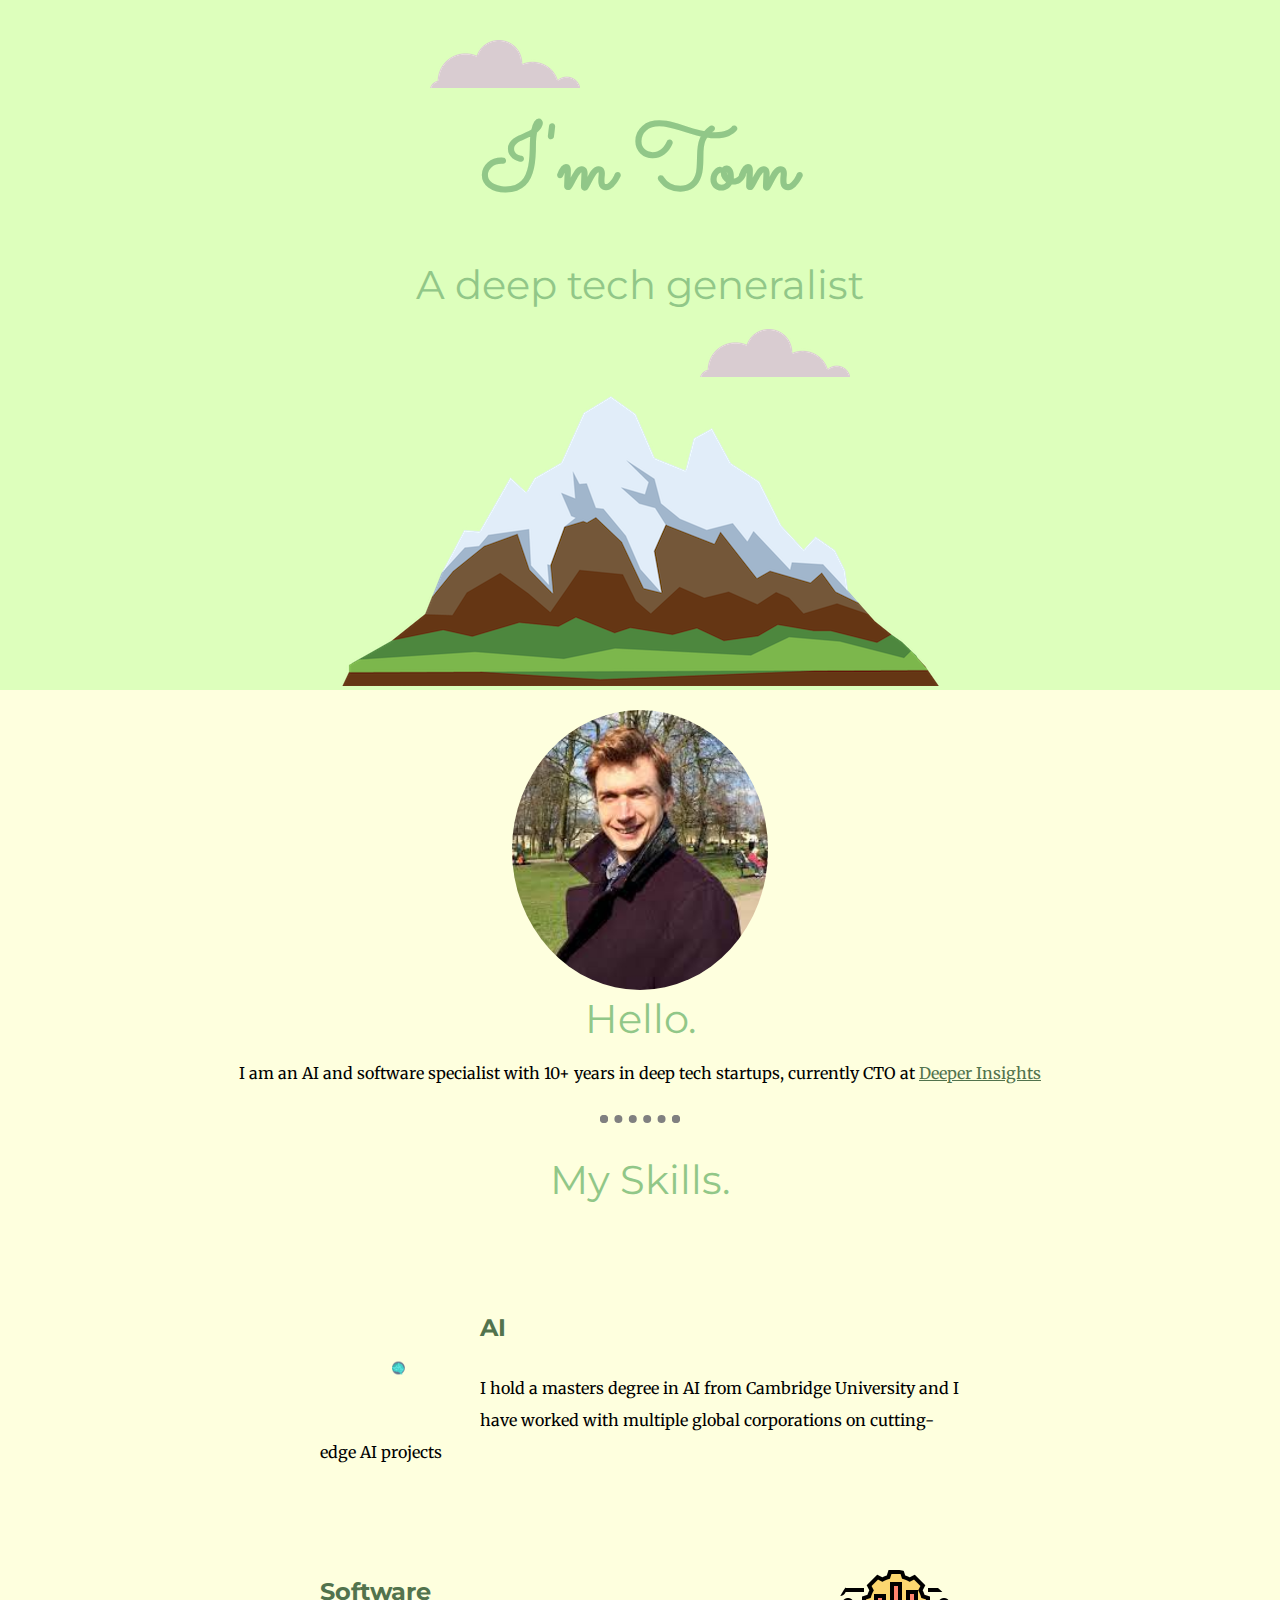
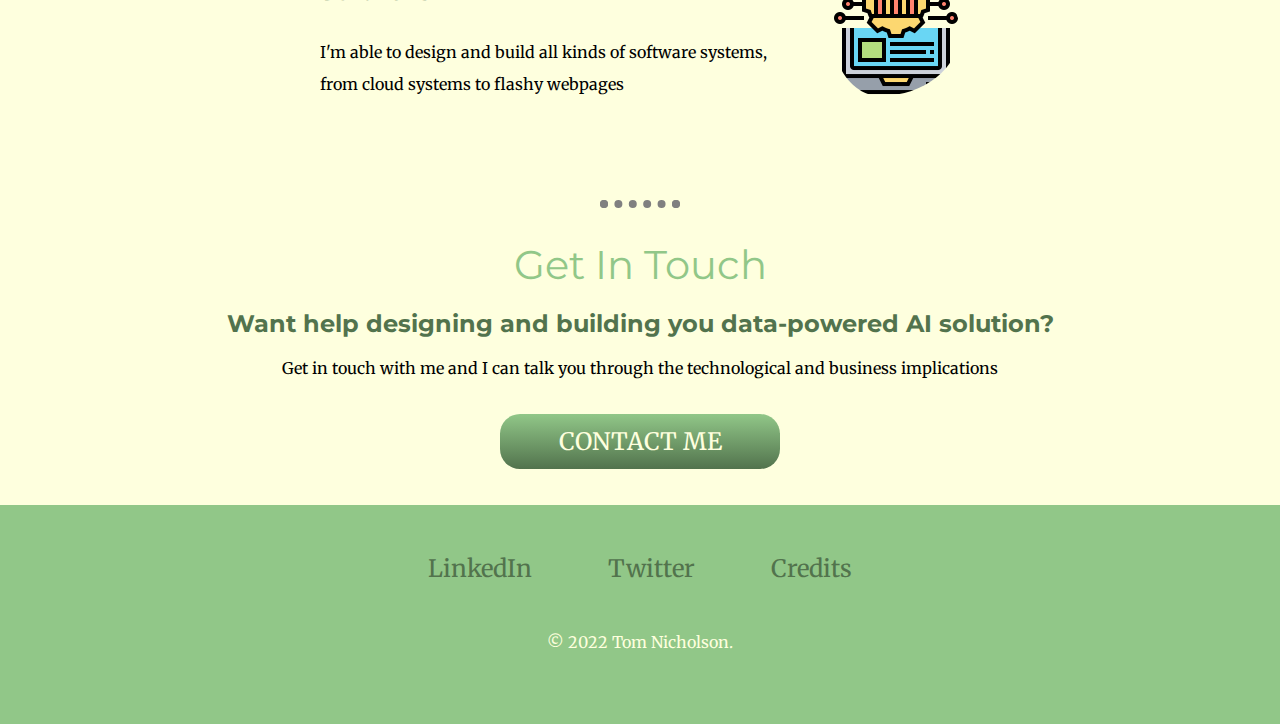
<file: index.html>
<!DOCTYPE html>
<html lang="en">

<head>
    <meta charset="UTF-8">
    <meta http-equiv="X-UA-Compatible" content="IE=edge">
    <meta name="viewport" content="width=device-width, initial-scale=1.0">
    <link rel="stylesheet" href="css/styles.css">
    <link rel="icon" href="favicon.ico">
    <link rel="preconnect" href="https://fonts.googleapis.com">
    <link rel="preconnect" href="https://fonts.gstatic.com" crossorigin>
    <link href="https://fonts.googleapis.com/css2?family=Merriweather&family=Montserrat&family=Sacramento&display=swap"
        rel="stylesheet">
</head>

<body class="body">
    <title>Tom Nicholson</title>
    <div class="top-container">
        <img src="images/cloud.png" alt="cloud-img" class="top-cloud">
        <h1 class="title_heading">I'm Tom</h1>
        <h2>A deep tech generalist</h2>
        <img src="images/cloud.png" alt="cloud-img" class="bottom-cloud">
        <img src="images/mountain.png" alt="mountain-img" class="mountain">
    </div>
    <div class="middle-container">
        <div class="profile">
            <img src="images/selfie.jpeg" alt="tom-nicholson" class="selfie-pic">
            <h2>Hello.</h2>
            <p>I am an AI and software specialist with 10+ years in deep tech startups, currently CTO at <a href="www.deeperinsights.com">Deeper Insights</a></p>
        </div>
        <hr class="horizontal-rule">
        <div class="skills">
            <h2>My Skills.</h2>
            <div class="skill-row">
                <img class="ai-pic" src="images/brain.png" alt="ai-pic">
                <h3 class="skill-text">AI</h3>
                <p class="skill-text">I hold a masters degree in AI from Cambridge University and I have worked with multiple global corporations on cutting-edge AI projects</p>
            </div>
            <div class="skill-row">
                <img class="software-pic" src="images/digital.png" alt="software-pic">
                <h3 class="skill-text">Software</h3>
                <p class="skill-text">I'm able to design and build all kinds of software systems, from cloud systems to flashy webpages</p>
            </div>
        </div>
        <hr class="horizontal-rule">
        <div class="contact-me">
            <h2>Get In Touch</h2>
            <h3>Want help designing and building you data-powered AI solution?</h3>
            <p>Get in touch with me and I can talk you through the technological and business implications</p>
            <a class="btn" href="mailto:tfwnicholson@gmail.com">CONTACT ME</a>
        </div>
    </div>

    <div class="bottom-container">
        <a class="footer-link" href="https://www.linkedin.com/in/tom-nicholson-9048b936">LinkedIn</a>
        <a class="footer-link" href="https://twitter.com/TFWNicholson">Twitter</a>
        <a class="footer-link" href="credits.html">Credits</a>
        <p class="copyright">© 2022 Tom Nicholson.</p>
    </div>
</body>

</html>
</file>
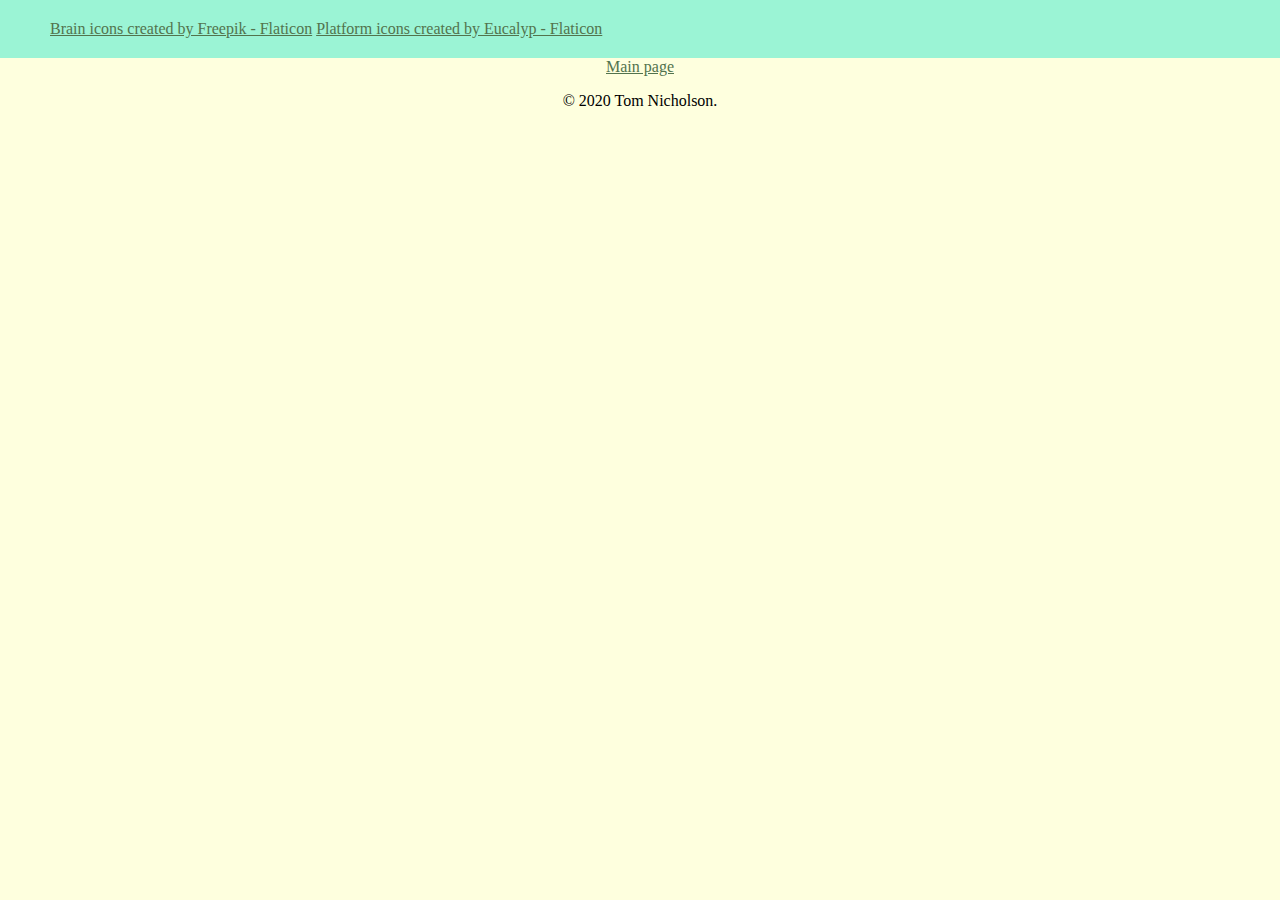
<file: credits.html>
<!DOCTYPE html>
<html lang="en">
<head>
    <meta charset="UTF-8">
    <meta http-equiv="X-UA-Compatible" content="IE=edge">
    <meta name="viewport" content="width=device-width, initial-scale=1.0">
    <link rel="stylesheet" href="css/styles.css">
    <title>Credits</title>
</head>
<body>
    <div class="credits-container">
        <a href="https://www.flaticon.com/free-icons/brain" title="brain icons">Brain icons created by Freepik - Flaticon</a>
        <a href="https://www.flaticon.com/free-icons/platform" title="platform icons">Platform icons created by Eucalyp - Flaticon</a>
    </div>
    <div class="footer">
        <a href="index.html">Main page</a>
        <p>© 2020 Tom Nicholson.</p>
    </div>
</body>
</html>
</file>
<file: css/styles.css>
/*
#FEFFDE
#DDFFBC
#91C788
#52734D
*/
body {
    margin: 0px;
    text-align: center;
    font-family: Verdana, Geneva, Tahoma, sans-serif;
    font-family: 'Merriweather', serif;
    background-color: #FEFFDE
}

h1 {
    font-size: 5.625rem; /* 90px / 16px */
    margin: 40px auto 0px auto;
    font-family: 'Sacramento', cursive;
    color: #91C788;
    line-height: 2;
}

h2 {
    font-size: 2.5rem;    /* 40px / 16px */
    margin: 0px auto 20px auto;
    font-family: 'Montserrat', sans-serif;
    color: #91C788;
    font-weight: normal;
}

h3 {
    font-size: 1.5rem;    /* 40px / 16px */
    font-family: 'Montserrat', sans-serif;
    margin: 10px auto 20px auto;
    color: #52734D;
}


.top-container {
    margin-top: 0px;
    padding-top: 40px;
    background: #DDFFBC;
    position: relative;
}

.profile {
    margin-top: 20px;
}

.skill-row {
    width: 50%;
    margin: 100px auto 100px auto;
    line-height: 2;
    text-align: left;
}

.top-cloud {
    position: absolute;
    right: 700px;
}

.bottom-cloud {
    position: absolute;
    left: 700px;
}

.credits-container {
    text-align: left;
    margin-top: 0px;
    padding-top: 20px;
    padding-bottom: 20px;
    padding-left: 50px;
    background: #9BF4D5;
}

.selfie-pic {
    width: 20%;
    height: auto;
    border-radius: 50%;
}

.ai-pic {
    width: 20%;
    height: auto;
    scale: 10%;
    float: left;
    padding-right: 2rem;
}

.software-pic {
    width: 20%;
    height: auto;
    border-radius: 50%;
    float: right;
    padding-left: 2rem;
}

.horizontal-rule {
    width: 5%;
    border-width: 0.5rem;
    border-style: dotted;
    border-top: 0;
    border-color: grey;
    margin: 2rem auto 2rem auto;
}

.bottom-container {
    background-color: #91C788;
    padding: 3rem;
}

.btn {
    background-image: linear-gradient(#91C788, #52734D);
    padding: 0.5em;
    margin: 1.5em auto 1.5em auto;
    width: 20%;
    text-decoration: none;
    display: block;
    border-radius: 20px;
    font-size: 1.5em;
}

.btn:link {
    color: #FEFFDE;
}

.footer-link {
    font-size: 1.5em;
    text-decoration: none;
    padding: 2em 1.5em 3em 1.5em;
}

a:link {
    color: #52734D;
}

.footer-link:link {
    color: #52734D;
}

.footer-link:visited {
    color: #52734D;
}

.copyright {
    padding: 2em 2em 0.5em 2em;
    color: #FEFFDE;
}
</file>
